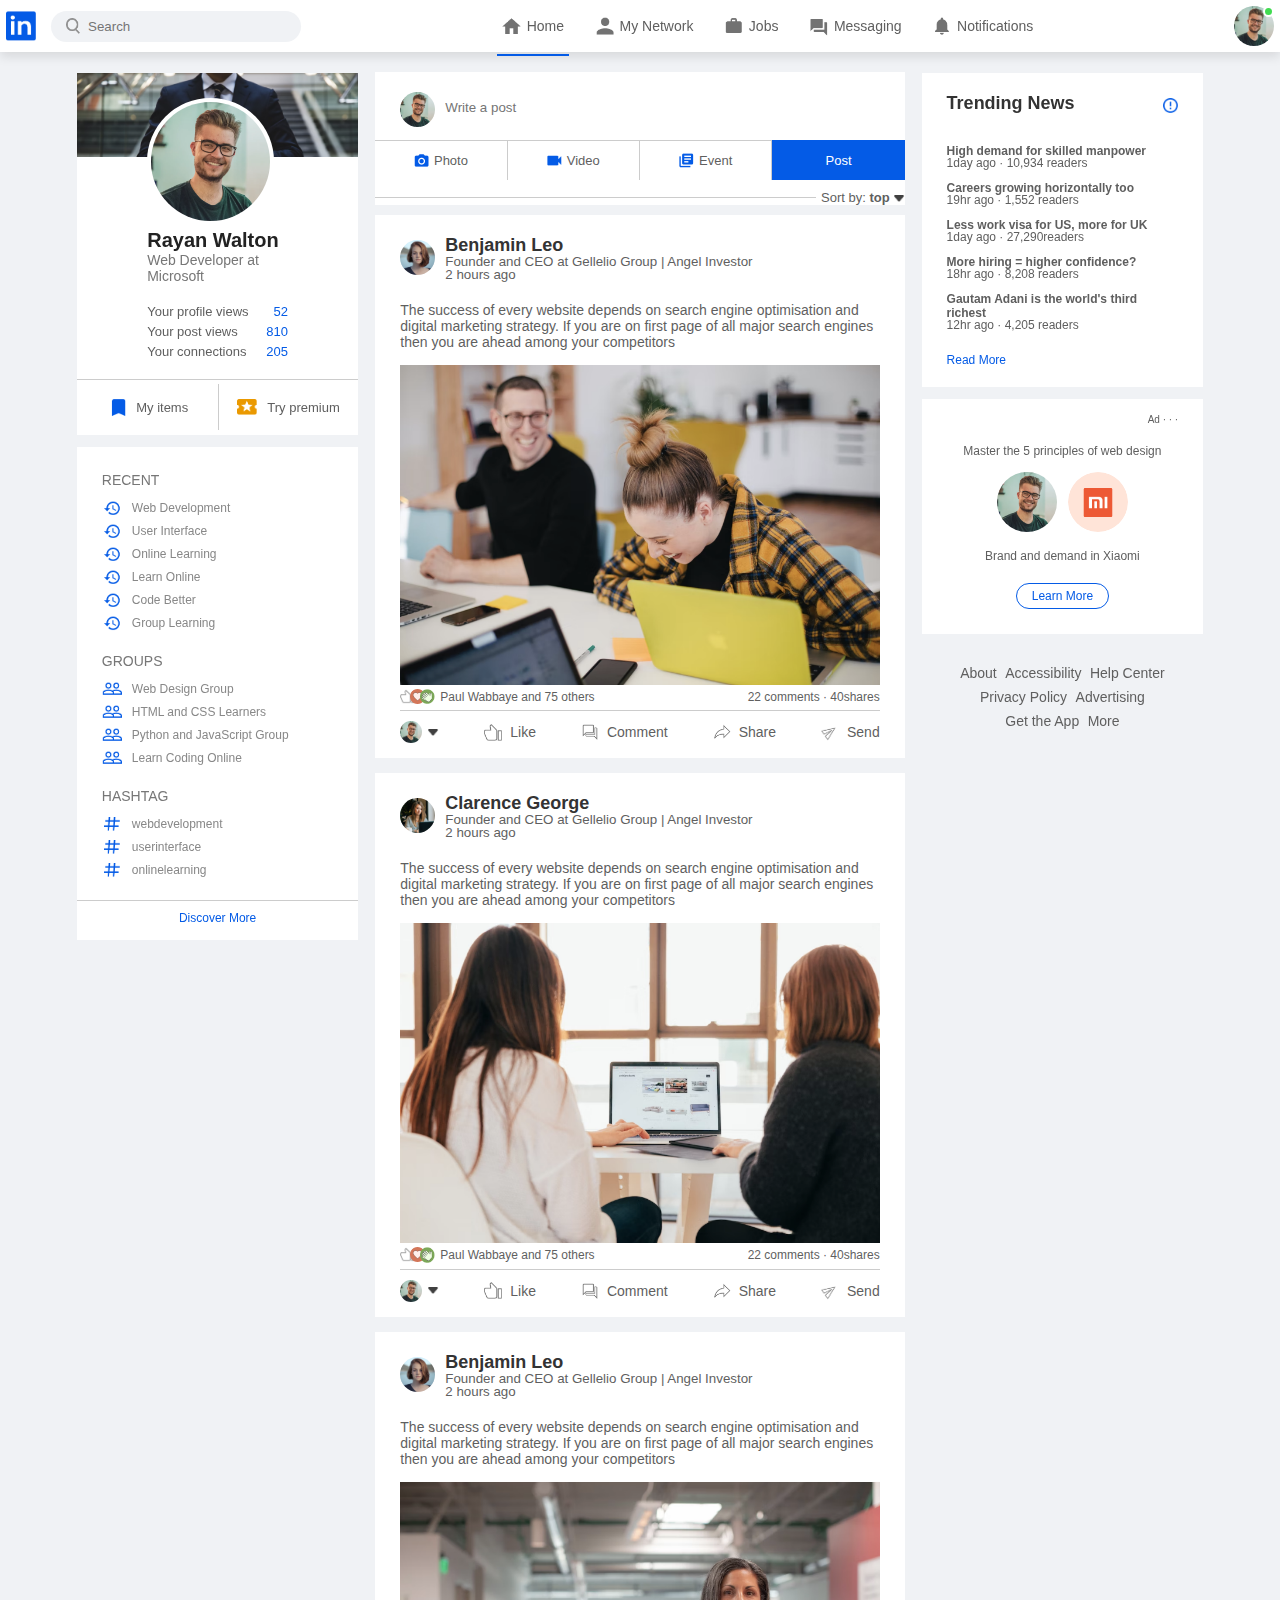
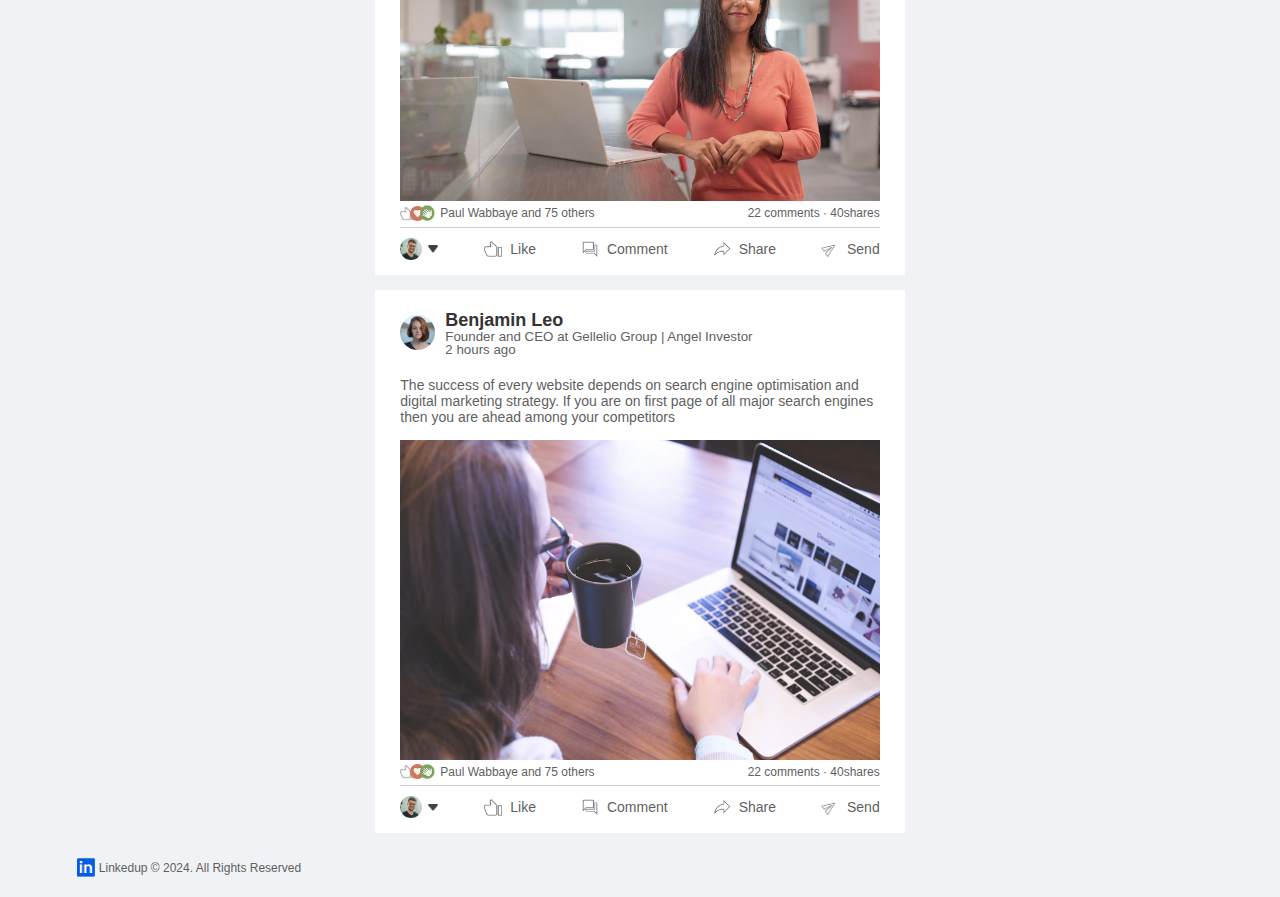
<file: index.html>
<!DOCTYPE html>
<html lang="en">
  <head>
    <meta charset="UTF-8">
    <meta name="viewport" content="width=device-width, initial-scale=1.0">
    <title>Linkedin Website Design -POLOWB</title>
    <link rel="stylesheet" href="style.css">
  </head>
  <body>
    <nav class="navbar">
      <div class="navbar-left">
        <a href="index.html" class="logo"><img src="images/logo.png"></a>
        <div class="search-box">
          <img src="images/search.png">
          <input type="text" placeholder="Search">
        </div>
      </div>
      <div class="navbar-center">
        <ul>
          <li><a href="#" class="active-link"><img src="images/home.png"><span>Home</span></a></li>
          <li><a href="#"><img src="images/network.png"><span>My Network</span></a></li>
          <li><a href="#"><img src="images/jobs.png"><span>Jobs</span></a></li>
          <li><a href="#"><img src="images/message.png"><span>Messaging</span></a></li>
          <li><a href="#"><img src="images/notification.png"><span>Notifications</span></a></li>
        </ul>
      </div>
      <div class="navbar-right">
        <div class="online">
          <img src="images/user-1.png" class="nav-profile-img" onclick="toggleMenu()">
        </div>
      
      </div>
      <!-----------------------profile drop-down menu------------------->
      <div class="profile-menu-wrap" id="profileMenu">
        <div class="profile-menu">
          <div class="user-info">
            <img src="images/user-1.png">
            <div>
              <h3>Rayan Walton</h3>
              <a href="profile.html">See your profile</a>
            </div>
          </div>
          <hr>
          <a href="#" class="profile-menu-link">
            <img src="images/feedback.png">
            <p>Give feedback</p>
            <span>></span>
          </a>
          <a href="#" class="profile-menu-link">
            <img src="images/setting.png">
            <p>Settings & Privacy</p>
            <span>></span>
          </a>
          <a href="#" class="profile-menu-link">
            <img src="images/help.png">
            <p>Help & Support</p>
            <span>></span>
          </a>
          <a href="#" class="profile-menu-link">
            <img src="images/display.png">
            <p>Display & Accessibility</p>
            <span>></span>
          </a>
          <a href="#" class="profile-menu-link">
            <img src="images/logout.png">
            <p>Logout</p>
            <span>></span>
          </a>
        
        </div>
      </div>

    </nav>
    <!--navbar close-->
    <div class="container">
      <!---left-sidebar----->
      <div class="left-sidebar">
        <div class="sidebar-profile-box">
          <img src="images/cover-pic.png " width="100%">
          <div class="sidebar-profile-info">
            <img src="images/user-1.png">
            <h1>Rayan Walton</h1>
            <h3>Web Developer at Microsoft</h3>
            <ul>
              <li>Your profile views<span>52</span></li>
              <li>Your post views<span>810</span></li>
              <li>Your connections<span>205</span></li>
            </ul>
          </div>
          <div class="sidebar-profile-link">
            <a href="#"><img src="images/items.png">My items</a>
            <a href="#"><img src="images/premium.png">Try premium</a>
          </div>

        </div>
        <div class="sidebar-activity" id="sidebarActivity">
          <h3>RECENT</h3>
          <a href="#"><img src="images/recent.png">Web Development</a>
          <a href="#"><img src="images/recent.png">User Interface</a>
          <a href="#"><img src="images/recent.png">Online Learning</a>
          <a href="#"><img src="images/recent.png">Learn Online</a>
          <a href="#"><img src="images/recent.png">Code Better</a>
          <a href="#"><img src="images/recent.png">Group Learning</a>
          <h3>GROUPS</h3>
          <a href="#"><img src="images/group.png">Web Design Group</a>
          <a href="#"><img src="images/group.png">HTML and CSS Learners</a>
          <a href="#"><img src="images/group.png">Python and JavaScript Group</a>
          <a href="#"><img src="images/group.png">Learn Coding Online</a>
          <h3>HASHTAG</h3>
          <a href="#"><img src="images/hashtag.png">webdevelopment</a>
          <a href="#"><img src="images/hashtag.png">userinterface</a>
          <a href="#"><img src="images/hashtag.png">onlinelearning</a>
          <div class="discover-more-link">
            <a href="#">Discover More</a>
          </div>


        </div>
        <p id="showMoreLink" onclick="toggleActivity()">Show More<b>+</b></p>


      </div>
      <!-------main content------>
      <div class="main-content">
        <div class="create-post">
          <div class="create-post-input">
            <img src="images/user-1.png">
            <textarea rows="2" placeholder="Write a post"></textarea>
          </div>
          <div class="create-post-links">
            <li><img src="images/photo.png">Photo</li>
            <li><img src="images/video.png">Video</li>
            <li><img src="images/event.png">Event</li>
            <li>Post</li>
          </div>
          <div class="sort-by">
            <hr>
            <p>Sort by: <span>top<img src="images/down-arrow.png"></span></p>
          </div>
        </div>
        <div class="post">
          <div class="post-author">
            <img src="images/user-3.png">
            <div>
              <h1>Benjamin Leo</h1>
              <small>Founder and CEO at Gellelio Group | Angel Investor</small>
              <small>2 hours ago</small>
            </div>
          </div>
          <p>The success of every website depends on search engine optimisation and digital marketing strategy. If you are on first page of all major search engines then you are ahead among your competitors</p>
          <img src="images/post-image-1.png" width="100%">
          <div class="post-stats">
            <div>
              <img src="images/thumbsup.png">
              <img src="images/love.png">
              <img src="images/clap.png">
              <span class="liked-users">Paul Wabbaye and 75 others</span>
            </div>
            <div>
              <span>22 comments &middot; 40shares</span>
            </div>
          </div>
          <div class="post-activity">
            <div>
              <img src="images/user-1.png" class="post-activity-user-icon">
              <img src="images/down-arrow.png" class="post-activity-arrow-icon">
            </div>
            <div class="post-activity-link">
              <img src="images/like.png">
              <span>Like</span>
            </div>
            <div class="post-activity-link">
              <img src="images/comment.png">
              <span>Comment</span>
            </div>
            <div class="post-activity-link">
              <img src="images/share.png">
              <span>Share</span>
            </div>
            <div class="post-activity-link">
              <img src="images/send.png">
              <span>Send</span>
            </div>
          </div>
        </div>
        <div class="post">
          <div class="post-author">
            <img src="images/user-4.png">
            <div>
              <h1>Clarence George</h1>
              <small>Founder and CEO at Gellelio Group | Angel Investor</small>
              <small>2 hours ago</small>
            </div>
          </div>
          <p>The success of every website depends on search engine optimisation and digital marketing strategy. If you are on first page of all major search engines then you are ahead among your competitors</p>
          <img src="images/post-image-2.png" width="100%">
          <div class="post-stats">
            <div>
              <img src="images/thumbsup.png">
              <img src="images/love.png">
              <img src="images/clap.png">
              <span class="liked-users">Paul Wabbaye and 75 others</span>
            </div>
            <div>
              <span>22 comments &middot; 40shares</span>
            </div>
          </div>
          <div class="post-activity">
            <div>
              <img src="images/user-1.png" class="post-activity-user-icon">
              <img src="images/down-arrow.png" class="post-activity-arrow-icon">
            </div>
            <div class="post-activity-link">
              <img src="images/like.png">
              <span>Like</span>
            </div>
            <div class="post-activity-link">
              <img src="images/comment.png">
              <span>Comment</span>
            </div>
            <div class="post-activity-link">
              <img src="images/share.png">
              <span>Share</span>
            </div>
            <div class="post-activity-link">
              <img src="images/send.png">
              <span>Send</span>
            </div>
          </div>
        </div>
        <div class="post">
          <div class="post-author">
            <img src="images/user-3.png">
            <div>
              <h1>Benjamin Leo</h1>
              <small>Founder and CEO at Gellelio Group | Angel Investor</small>
              <small>2 hours ago</small>
            </div>
          </div>
          <p>The success of every website depends on search engine optimisation and digital marketing strategy. If you are on first page of all major search engines then you are ahead among your competitors</p>
          <img src="images/post-image-3.png" width="100%">
          <div class="post-stats">
            <div>
              <img src="images/thumbsup.png">
              <img src="images/love.png">
              <img src="images/clap.png">
              <span class="liked-users">Paul Wabbaye and 75 others</span>
            </div>
            <div>
              <span>22 comments &middot; 40shares</span>
            </div>
          </div>
          <div class="post-activity">
            <div>
              <img src="images/user-1.png" class="post-activity-user-icon">
              <img src="images/down-arrow.png" class="post-activity-arrow-icon">
            </div>
            <div class="post-activity-link">
              <img src="images/like.png">
              <span>Like</span>
            </div>
            <div class="post-activity-link">
              <img src="images/comment.png">
              <span>Comment</span>
            </div>
            <div class="post-activity-link">
              <img src="images/share.png">
              <span>Share</span>
            </div>
            <div class="post-activity-link">
              <img src="images/send.png">
              <span>Send</span>
            </div>
          </div>
        </div>
        <div class="post">
          <div class="post-author">
            <img src="images/user-3.png">
            <div>
              <h1>Benjamin Leo</h1>
              <small>Founder and CEO at Gellelio Group | Angel Investor</small>
              <small>2 hours ago</small>
            </div>
          </div>
          <p>The success of every website depends on search engine optimisation and digital marketing strategy. If you are on first page of all major search engines then you are ahead among your competitors</p>
          <img src="images/post-image-4.png" width="100%">
          <div class="post-stats">
            <div>
              <img src="images/thumbsup.png">
              <img src="images/love.png">
              <img src="images/clap.png">
              <span class="liked-users">Paul Wabbaye and 75 others</span>
            </div>
            <div>
              <span>22 comments &middot; 40shares</span>
            </div>
          </div>
          <div class="post-activity">
            <div>
              <img src="images/user-1.png" class="post-activity-user-icon">
              <img src="images/down-arrow.png" class="post-activity-arrow-icon">
            </div>
            <div class="post-activity-link">
              <img src="images/like.png">
              <span>Like</span>
            </div>
            <div class="post-activity-link">
              <img src="images/comment.png">
              <span>Comment</span>
            </div>
            <div class="post-activity-link">
              <img src="images/share.png">
              <span>Share</span>
            </div>
            <div class="post-activity-link">
              <img src="images/send.png">
              <span>Send</span>
            </div>
          </div>
        </div>
      </div>
      <!-------------right-sidebar----->
      <div class="right-sidebar">
        <div class="sidebar-news">
          <img src="images/more.png" class="info-icon">
          <h3>Trending News</h3>
          <a href="#">High demand for skilled manpower</a>
          <span>1day ago &middot; 10,934 readers</span>

          <a href="#">Careers growing horizontally too</a>
          <span>19hr ago &middot; 1,552 readers</span>

          <a href="#">Less work visa for US, more for UK</a>
          <span>1day ago &middot; 27,290readers</span>

          <a href="#">More hiring = higher confidence?</a>
          <span>18hr ago &middot; 8,208 readers</span>

          <a href="#">Gautam Adani is the world's third richest</a>
          <span>12hr ago &middot; 4,205 readers</span>
          <a href="#" class="read-more-link">Read More</a>
        </div>
      <div class="sidebar-ad">
        <small>Ad &middot; &middot; &middot;</small>
        <p>Master the 5 principles of web design</p>
        <div>
          <img src="images/user-1.png">
          <img src="images/mi-logo.png">
        </div>
        <b>Brand and demand in Xiaomi</b>
        <a href="#" class="ad-link">Learn More</a>
      </div>
      <div class="sidebar-useful-links">
        <a href="#">About</a>
        <a href="#">Accessibility</a>
        <a href="#">Help Center</a>
        <a href="#">Privacy Policy</a>
        <a href="#">Advertising</a>
        <a href="#">Get the App</a>
        <a href="#">More</a>
      </div>
          
    </div>  
    <div class="copyright-msg">
      <img src="images/logo.png">
      <p>Linkedup &#169; 2024. All Rights Reserved</p>
    </div>
    


    <script>

      let profileMenu = document.getElementById("profileMenu");

      function toggleMenu(){
        profileMenu.classList.toggle("open-menu");
      }
    </script>
    <script>
      let sideActivity = document.getElementById("sidebarActivity");
      let moreLink = document.getElementById("showMoreLink");

      function toggleActivity(){
        sideActivity.classList.toggle("open-activity");

        if(sideActivity.classList.contains("open-activity")){
          moreLink.innerHTML = "Show less <b>-</b>";
        }else{
          moreLink.innerHTML = "Show more <b>+</b>";
        }
      }

    </script>
  </body>
</html>
</file>
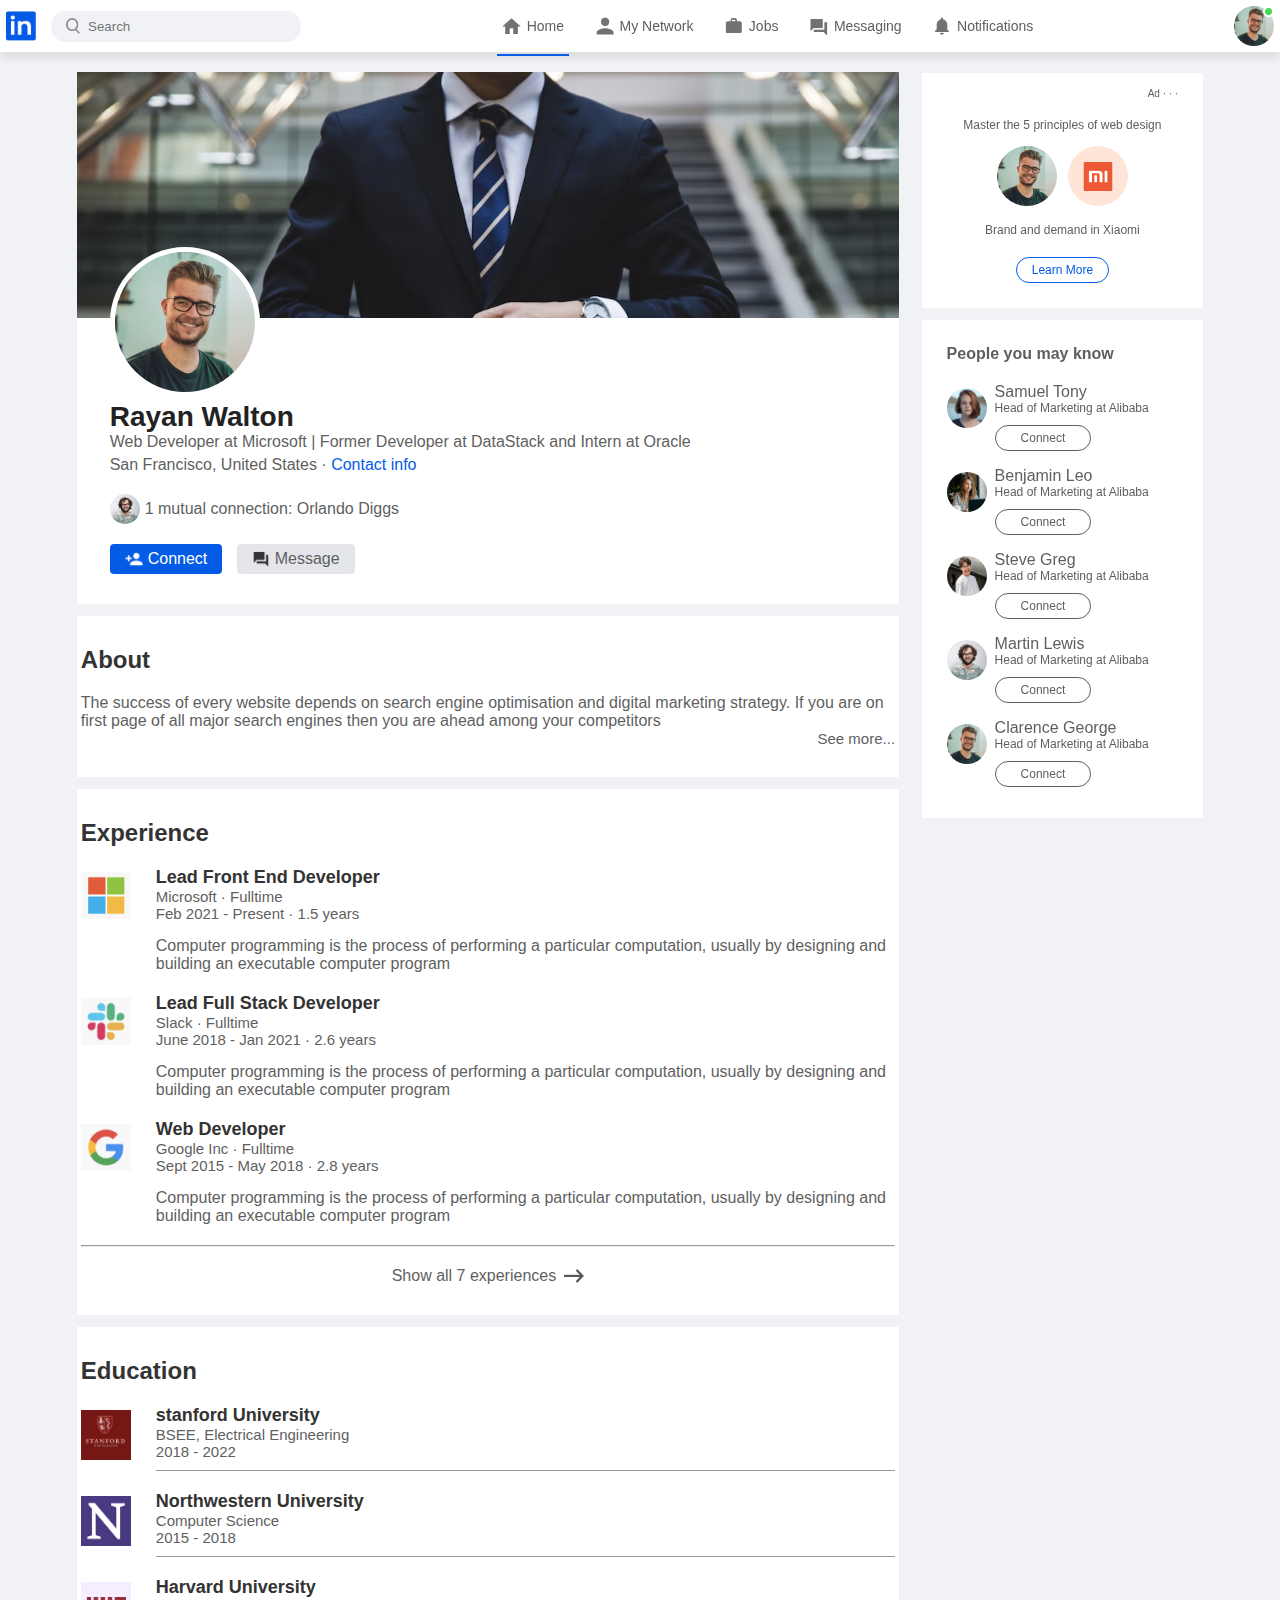
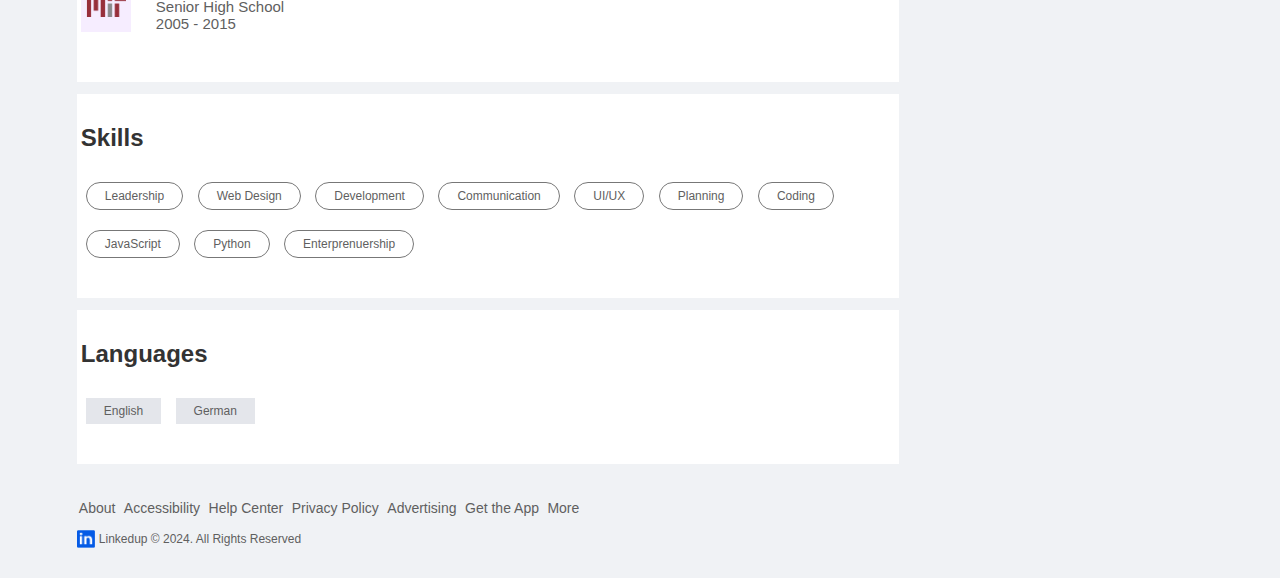
<file: profile.html>
<!DOCTYPE html>
<html lang="en">
  <head>
    <meta charset="UTF-8">
    <meta name="viewport" content="width=device-width, initial-scale=1.0">
    <title>Linkedin Website Design -POLOWB</title>
    <link rel="stylesheet" href="style.css">
  </head>
  <body>
    <nav class="navbar">
      <div class="navbar-left">
        <a href="index.html" class="logo"><img src="images/logo.png"></a>
        <div class="search-box">
          <img src="images/search.png">
          <input type="text" placeholder="Search">
        </div>
      </div>
      <div class="navbar-center">
        <ul>
          <li><a href="#" class="active-link"><img src="images/home.png"><span>Home</span></a></li>
          <li><a href="#"><img src="images/network.png"><span>My Network</span></a></li>
          <li><a href="#"><img src="images/jobs.png"><span>Jobs</span></a></li>
          <li><a href="#"><img src="images/message.png"><span>Messaging</span></a></li>
          <li><a href="#"><img src="images/notification.png"><span>Notifications</span></a></li>
        </ul>
      </div>
      <div class="navbar-right">
        <div class="online">
          <img src="images/user-1.png" class="nav-profile-img" onclick="toggleMenu()">
        </div>
      
      </div>
      <!-----------------------profile drop-down menu------------------->
      <div class="profile-menu-wrap" id="profileMenu">
        <div class="profile-menu">
          <div class="user-info">
            <img src="images/user-1.png">
            <div>
              <h3>Rayan Walton</h3>
              <a href="profile.html">See your profile</a>
            </div>
          </div>
          <hr>
          <a href="#" class="profile-menu-link">
            <img src="images/feedback.png">
            <p>Give feedback</p>
            <span>></span>
          </a>
          <a href="#" class="profile-menu-link">
            <img src="images/setting.png">
            <p>Settings & Privacy</p>
            <span>></span>
          </a>
          <a href="#" class="profile-menu-link">
            <img src="images/help.png">
            <p>Help & Support</p>
            <span>></span>
          </a>
          <a href="#" class="profile-menu-link">
            <img src="images/display.png">
            <p>Display & Accessibility</p>
            <span>></span>
          </a>
          <a href="#" class="profile-menu-link">
            <img src="images/logout.png">
            <p>Logout</p>
            <span>></span>
          </a>
        
        </div>
      </div>




    </nav>
    <!--navbar close-->
    <div class="container">
      <div class="profile-main">
        <div class="profile-container">
          <img src="images/cover-pic.png" width="100%">
          <div class="profile-container-inner">
            <img src="images/user-1.png" class="profile-pic">
            <h1>Rayan Walton</h1>
            <b>Web Developer at Microsoft | Former Developer at DataStack and Intern at Oracle</b>
            <p>San Francisco, United States &middot; <a href="#">Contact info</a></p>
            <div class="mutual-connection">
              <img src="images/user-2.png">
              <span>1 mutual connection: Orlando Diggs</span>
            </div>
            <div class="profile-btn">
              <a href="#" class="primary-btn"><img src="images/connect.png">Connect</a>
              <a href="#"><img src="images/chat.png">Message</a>
            </div>
          </div>
        </div>
        <div class="profile-description">
          <h2>About</h2>
          <p>The success of every website depends on search engine optimisation and digital marketing strategy. If you are on first page of all major search engines then you are ahead among your competitors</p>
          <a href="#" class="see-more-link">See more...</a>
        </div>
        <div class="profile-description">
          <h2>Experience</h2>
          <div class="profile-desc-row">
            <img src="images/microsoft.png">
            <div>
              <h3>Lead Front End Developer</h3>
              <b>Microsoft &middot; Fulltime</b>
              <b>Feb 2021 - Present &middot; 1.5 years</b>
              <p>Computer programming is the process of performing a particular computation, usually by designing and building an executable computer program</p>
            </div>
            <hr>
          </div>
          <div class="profile-desc-row">
            <img src="images/slack.png">
            <div>
              <h3>Lead Full Stack Developer</h3>
              <b>Slack &middot; Fulltime</b>
              <b>June 2018 - Jan 2021 &middot; 2.6 years</b>
              <p>Computer programming is the process of performing a particular computation, usually by designing and building an executable computer program</p>
            </div>
            <hr>
          </div>
          <div class="profile-desc-row">
            <img src="images/google.png">
            <div>
              <h3>Web Developer</h3>
              <b>Google Inc &middot; Fulltime</b>
              <b>Sept 2015 - May 2018 &middot; 2.8 years</b>
              <p>Computer programming is the process of performing a particular computation, usually by designing and building an executable computer program</p>
            </div>
            <hr>
          </div>
          <hr>
          <a href="#" class="experience-link">Show all 7 experiences<img src="images/right-arrow.png"></a>
        </div>
        <div class="profile-description">
          <h2>Education</h2>
          <div class="profile-desc-row">
            <img src="images/stanford.png">
            <div>
              <h3>stanford University</h3>
              <b>BSEE, Electrical Engineering</b>
              <b>2018 - 2022</b>
              <hr>
            </div>
          </div>
          <div class="profile-desc-row">
            <img src="images/north.png">
            <div>
              <h3>Northwestern University</h3>
              <b>Computer Science</b>
              <b>2015 - 2018</b>
              <hr>
            </div>
          </div>
          <div class="profile-desc-row">
            <img src="images/mit.png">
            <div>
              <h3>Harvard University</h3>
              <b>Senior High School</b>
              <b>2005 - 2015</b>            
            </div>
          </div>
        </div>
        <div class="profile-description">
          <h2>Skills</h2>
          <a href="#" class="skills-btn">Leadership</a>
          <a href="#" class="skills-btn">Web Design</a>
          <a href="#" class="skills-btn">Development</a>
          <a href="#" class="skills-btn">Communication</a>
          <a href="#" class="skills-btn">UI/UX</a>
          <a href="#" class="skills-btn">Planning</a>
          <a href="#" class="skills-btn">Coding</a>
          <a href="#" class="skills-btn">JavaScript</a>
          <a href="#" class="skills-btn">Python</a>
          <a href="#" class="skills-btn">Enterprenuership</a>
        </div>
        <div class="profile-description">
          <h2>Languages</h2>
          <a href="#" class="language-btn">English</a>
          <a href="#" class="language-btn">German</a>
        
        </div>
      </div>
      
      <!--------------------profile sidebar-------------------------->
      <div class="profile-sidebar">
        <div class="sidebar-ad">
          <small>Ad &middot; &middot; &middot;</small>
          <p>Master the 5 principles of web design</p>
          <div>
            <img src="images/user-1.png">
            <img src="images/mi-logo.png">
          </div>
          <b>Brand and demand in Xiaomi</b>
          <a href="#" class="ad-link">Learn More</a>
        </div>
        <div class="sidebar-people">
          <h3>People you may know</h3>
          <div class="sidebar-people-row">
            <img src="images/user-3.png">
            <div>
              <h2>Samuel Tony</h2>
              <p>Head of Marketing at Alibaba</p>
              <a href="#">Connect</a>
            </div>
          </div>
          <div class="sidebar-people-row">
            <img src="images/user-4.png">
            <div>
              <h2>Benjamin Leo</h2>
              <p>Head of Marketing at Alibaba</p>
              <a href="#">Connect</a>
            </div>
          </div>
          <div class="sidebar-people-row">
            <img src="images/user-5.png">
            <div>
              <h2>Steve Greg</h2>
              <p>Head of Marketing at Alibaba</p>
              <a href="#">Connect</a>
            </div>
          </div>
          <div class="sidebar-people-row">
            <img src="images/user-2.png">
            <div>
              <h2>Martin Lewis</h2>
              <p>Head of Marketing at Alibaba</p>
              <a href="#">Connect</a>
            </div>
          </div>
          <div class="sidebar-people-row">
            <img src="images/user-1.png">
            <div>
              <h2>Clarence George</h2>
              <p>Head of Marketing at Alibaba</p>
              <a href="#">Connect</a>
            </div>
          </div>

        </div>
      </div>
    </div>

    <div class="profile-footer">
      <div class="sidebar-useful-links">
        <a href="#">About</a>
        <a href="#">Accessibility</a>
        <a href="#">Help Center</a>
        <a href="#">Privacy Policy</a>
        <a href="#">Advertising</a>
        <a href="#">Get the App</a>
        <a href="#">More</a>
    </div>
    <div class="copyright-msg">
      <img src="images/logo.png">
      <p>Linkedup &#169; 2024. All Rights Reserved</p>
    </div>
    
     
    
    <script>

      let profileMenu = document.getElementById("profileMenu");

      function toggleMenu(){
        profileMenu.classList.toggle("open-menu");
      }

    </script>
  </body>
</html>
</file>
<file: style.css>
*{
  margin: 0;
  padding: 0;
  font-family: 'Poppins', sans-serif;
  box-sizing: border-box;

}
body{
  background: #f0f2f5;
  color: #5f5f5f;
}
a{
  text-decoration: none;
  color: #5f5f5f;
}
.navbar{
  display: flex;
  align-items: center;
  justify-content: space-between;
  background: #fff;
  padding: 6px 6px;
  position: sticky;
  top: 0;
  z-index: 100;
  box-shadow: 0 5px 10px rgba(0,0,0,0.1);
}
.logo img{
  width: 30px;
  margin-right: 15px; /*margin-left: 45px */
  display: block;
}
.navbar-center ul li{
  display: inline-block;
  list-style: none;
}
.navbar-center ul li a{
  display: flex;
  align-items: center;
  font-size: 14px;
  margin: 5px 8px;
  padding-right: 5px;
  position: relative;
}
.navbar-center ul li a img{
  width: 30px;
}

.navbar-center ul li a::after{
  content: '';
  width: 0;
  height: 2px;
  background: #045be6;
  position: absolute;
  bottom: -15px;
  transition: width 0.3s;
}
.navbar-center ul li a:hover::after,
.navbar-center ul li a.active-link::after{
  width: 100%;
}

.nav-profile-img{
  width: 40px;
  border-radius: 50%;
  display: block;
  cursor: pointer;
  position: relative;
}
.online{
  position: relative;
}
.online::after{
  content: '';
  width: 7px;
  height: 7px;
  border: 2px solid #fff;
  border-radius: 50%;
  right: 0;
  top: 0;
  background: #41db51;
  position: absolute;

}
.search-box{
  background: #f0f2f5;
  width: 250px;
  border-radius: 20px;
  display: flex;
  align-items: center;
  padding: 0 15px;

}
.navbar-left{
  display: flex;
  align-items: center;
}
.search-box img{
  width: 14px;
}
.search-box input{
  width: 100%;
  background: transparent;
  padding: 8px;
  outline: none;
  border: 0;
}
/*------------navbar end--------------------------*/
.container{
  padding: 20px 6%;
  display: flex;
  flex-wrap: wrap;
  justify-content: space-between;
}
/*----------left-side bar-----------------------*/
.left-sidebar{
  flex-basis: 25%;
  align-self: flex-start;
  position: sticky;
  top: 73px;
}
.sidebar-profile-box{
  background: #fff;
}
.sidebar-profile-info{
  padding: 0 25%;
}
.sidebar-profile-info img{
  width: 90%;
  border-radius: 50%;
  background: #fff;
  padding: 4px;
  margin-top: -45%;
}
.sidebar-profile-info h1{
  font-size: 20px;
  font-weight: 600;
  color: #222;
}
.sidebar-profile-info h3{
  font-size: 14px;
  font-weight: 500;
  color: #777;
}
.sidebar-profile-info ul{
  list-style: none;
  margin: 20px 0;
}
.sidebar-profile-info ul li{
  width: 100%;
  margin: 5px 0;
  font-size: 13px;
}
.sidebar-profile-info ul li span{
  float: right;
  color: #045be6;
}
.sidebar-profile-link{
  display: flex;
  align-items: center;
  border-top: 1px solid #ccc;
}
.sidebar-profile-link a{
  flex-basis: 50%;
  display: flex;
  align-items: center;
  justify-content: center;
  padding: 15px 0;
  font-size: 13px;
  border-left: 1px solid #ccc;
}
.sidebar-profile-link a:first-child{
  border-left: 0;
}

.sidebar-profile-link a img{
  width: 20px;
  margin-right: 10px;
}

.sidebar-activity{
  background: #fff;
  padding: 5px 25px;
  margin: 12px 0;
}
.sidebar-activity h3{
  color: #777;
  font-size: 14px;
  font-weight: 500;
  margin: 20px 0 10px;
}
.sidebar-activity a{
  display: flex;
  align-items: center;
  font-size: 12px;
  font-weight: 500;
  color: #888;
  margin: 3px 0;
}
.sidebar-activity a img{
  width: 20px;
  margin-right: 10px;
}
.discover-more-link{
  border-top: 1px solid #ccc;
  text-align: center;
  margin-top: 20px;
  margin-left: -25px;
  margin-right: -25px;
}
.discover-more-link a{
  color: #045be6;
  display: inline-block;
  margin: 10px 0;
}


/*--------------right-sidebar-------------------*/
.right-sidebar{
  flex-basis: 25%;
  align-self: flex-start;
  position: sticky;
  top: 73px;
}
.sidebar-news{
  background: #fff;
  padding: 10px 25px;
}
.info-icon{
  width: 15px;
  float: right;
  margin-top: 15px;
}
.sidebar-news h3{
  font-size: 18px;
  font-weight: 600;
  color: #333;
  margin: 10px 0 30px; /*margin top 10px margin bottom 30px */
}
.sidebar-news a{
  display: block;
  font-size: 12px;
  font-weight: 600;
  margin-top: 10px;
  margin-bottom: -5px;
}
.sidebar-news span{
  font-size: 12px;
}
.sidebar-news .read-more-link{
  color: #045be6;
  font-weight: 500;
  margin: 20px 0 10px;
}
.sidebar-ad{
  background: #fff;
  padding: 15px 25px;
  text-align: center;
  margin: 12px 0;
  font-size: 12px;
}
.sidebar-ad img{
  width: 60px;
  border-radius: 50%;
  margin: 4px;

}
.sidebar-ad small{
  float: right;
  font-weight: 500;
}
.sidebar-ad p{
  margin-top: 30px;
  margin-bottom: 10px;
}
.sidebar-ad b{
  display: block;
  font-weight: 500;
  margin-top: 10px;
}
.ad-link{
  display: inline-block;
  border: 1px solid #045be6;
  border-radius: 30px;
  padding: 5px 15px;
  color: #045be6;
  font-weight: 500;
  margin: 20px auto 10px;
}
.sidebar-useful-links{
  padding: 15px 25px;
  text-align: center;
}

.sidebar-useful-links a{
  display: inline-block;
  font-size: 14px;
  margin: 4px 2px;
}
.copyright-msg{
  display: flex;
  align-items: center;
  justify-content: center;
  font-size: 12px;
  margin-top: 10px;
  font-weight: 500;
}
.copyright-msg img{
  width: 18px;
  margin-right: 4px;
}


/*---------------main-content----------------------*/
.main-content{
  flex-basis: 47%;
}
.create-post{
  background: #fff;
}
.create-post-input{
  padding: 20px 25px 10px;
  display: flex;
  align-items: flex-start;
}
.create-post-input img{
  width: 35px;
  border-radius: 50%;
  margin-right: 10px;
}
.create-post-input textarea{
  width: 100%;
  border: 0;
  outline:0;
  resize: none;
  background: transparent;
  margin-top: 8px;
}
::placeholder{
  font-weight: 500;
}
.create-post-links{
  display: flex;
  align-items: flex-start;
}
.create-post-links li{
  list-style: none;
  border-top: 1px solid #ccc;
  border-right: 1px solid #ccc;
  flex-basis: 25%;
  height: 40px;
  font-size: 13px;
  display: flex;
  align-items: center;
  justify-content: center;
  cursor: pointer;

}
.create-post-links li img{
  width: 15px;
  margin-right: 5px;
}
.create-post-links li:last-child{
  background: #045be6;
  color: #fff;
  border-top: 0;
  border-right: 0;
}
.sort-by{
  display: flex;
  align-items: center;
  margin: 10px 0;
}
.sort-by hr{
  flex: 1;
  border: 0;
  height: 1px;
  background: #ccc;
}
.sort-by p{
  font-size: 13px;
  padding-left: 5px;
}
.sort-by p span{
  font-weight: 600;
  cursor: pointer;
}
.sort-by p span img{
  width: 12px;
  margin-left: 3px;
}
.post{
  background: #fff;
  padding: 20px 25px 5px;
  margin: 5px 0 15px;
}
.post-author{
  display: flex;
  align-items: flex-start;
  margin-bottom: 20px;
}
.post-author img{
  width: 35px;
  border-radius: 50%;
  margin-right: 10px;
  margin-top: 5px;
}
.post-author h1{
  font-size: 18px;
  font-weight: 600;
  color: #333;
}
.post-author small{
  display: block;
  margin-top: -2px;
}
.post p{
  font-size: 14px;
  margin-bottom: 15px;
}
.post-stats{
  display: flex;
  flex-wrap: wrap;
  align-items: center;
  justify-content: space-between;
  font-size: 12px;
  border-bottom: 1px solid #ccc;
  padding-bottom: 6px;
}
.post-stats div{
  display: flex;
  align-items: center;
}
.post-stats img{
  width: 15px;
  margin-right: -5px;
}
.liked-users{
  margin-left: 10px;
}
.post-activity{
  display: flex;
  align-items: center;
  justify-content: space-between;
  padding: 10px 0;
  font-size: 14px;
  font-weight: 500;
}
.post-activity div{
  display: flex;
  align-items: center;
}
.post-activity-user-icon{
  width: 22px;
  border-radius: 50%;
}
.post-activity-arrow-icon{
  width: 12px;
  margin-left: 5px;
}
.post-activity-link img{
  width: 18px;
  margin-right: 8px;
}

/*----------------------profile-drop-down-menu--------------------*/
.profile-menu-wrap{
  position: absolute;
  top: 100%;
  right: 5%;
  width: 320px;
  /*hiding the profile-menu */
  max-height: 0;
  overflow: hidden;
  transition: max-height 0.5s;
}
.profile-menu-wrap.open-menu{  /* this class-name is not included in css */
  max-height: 400px;
}
.profile-menu{
  background: #222;
  color: #fff;
  padding: 20px;
  margin: 10px;
}
.user-info{
  display: flex;
  align-items: center;
}
.user-info img{
  width: 50px;
  border-radius: 50%;
  margin-right: 15px;
}
.user-info h3{
  font-weight: 500;
  margin-bottom: -7px;
}
.user-info a{
  color: #c9dbf8;
  font-size: 13;
}
.profile-menu hr{
  border: 0;
  height: 1px;
  width: 100%;
  background: #fff;
  margin: 15px 0 10px;
}
.profile-menu-link{
  display: flex;
  align-items: center;
  color: #fff;
  margin: 12px 0;
  font-size: 14px;
}
.profile-menu-link p{
  width: 100%
}
.profile-menu-link img{
  width: 35px;
  border-radius: 50%;
  margin-right: 15px;
}

/*------------------profile-page----------------------------*/

.profile-main{
  flex-basis: 73%;
}
.profile-sidebar{
  flex-basis: 25%;
  align-self: flex-start;
  position: sticky;
  top: 73px;
}
.profile-container{
  background: #fff;
}
.profile-container-inner{
  padding: 0 4% 10px;
}
.profile-pic{
  width: 150px;
  border-radius: 50%;
  margin-top: -75px;
  padding: 5px;
  background: #fff;
}
.profile-container h1{
  font-size: 28px;
  font-weight: 600;
  color: #222;
}
.profile-container b{
  font-weight: 500;
}
.profile-container p{
  margin-top: 5px;
}
.profile-container p a{
  color: #045be6;
  font-weight: 500;
}
.mutual-connection{
  display: flex;
  align-items: center;
  margin: 20px 0;
}
.mutual-connection img{
  width: 30px;
  border-radius: 50%;
  margin-right: 5px;
}
.profile-btn{
  margin: 20px 0;
}
.profile-btn a{
  display: inline-flex;
  align-items: center;
  background: #e4e6eb;
  padding: 6px 15px;
  border-radius: 4px;
  margin-right: 10px;
}
.profile-btn a img{
  width: 18px;
  margin-right: 5px;
}
.profile-btn .primary-btn{
  background: #045be6;
  color: #fff;
}
.profile-description{
  background: #fff;
  padding: 20px 4px 30px;
  margin: 12px 0;
}
.profile-description h2{
  color: #333;
  margin: 10px 0 20px;
  font-weight: 600;
}
.see-more-link{
  display: block;
  text-align: right;
  font-size: 15px;
}
.profile-desc-row{
  display: flex;
  align-items: flex-start;
  margin: 20px 0;
}
.profile-desc-row img{
  width: 50px;
  margin-right: 25px;
  margin-top: 5px;
}
.profile-desc-row div{
  width: 100%
}
.profile-desc-row h3{
  font-size: 18px;
  font-weight: 600;
  color: #333;
}
.profile-desc-row b{
  display: block;
  font-weight: 500;
  font-size: 15px;
}
.profile-desc-row p{
  margin-top: 15px;
}
.profile-desc-row hr{
  border: 0;
  border-bottom: 1px solid #999;
  margin-top: 10px;
}
.experience-link{
  display: flex;
  align-items: center;
  justify-content: center;
  padding-top: 20px;
  font-weight: 500;
}
.experience-link img{
  width: 20px;
  margin-left: 8px;
}
.skills-btn{
  display: inline-block;
  margin: 10px 5px;
  padding: 6px 18px;
  border: 1px solid #777;
  border-radius: 30px;
  font-size: 12px;
  font-weight: 500;
}
.language-btn{
  display: inline-block;
  margin: 10px 5px;
  padding: 6px 18px;
  background: #e4e6eb;
  font-size: 12px;
  font-weight: 500;
}

/*--------------profile right - sidebar-----------------*/
.profile-sidebar .sidebar-ad{
  margin: 0;
}
.sidebar-people{
  background: #fff;
  padding: 15px 25px;
  margin: 12px 0;
  font-size: 12px;

}
.sidebar-people h3{
  font-size: 16px;
  font-weight: 600;
  margin: 10px 0 20px;
}
.sidebar-people-row{
  display: flex;
  align-items: flex-start;
  margin: 6px 0;
}
.sidebar-people-row img{
  width: 40px;
  border-radius: 50%;
  margin-right: 8px;
  margin-top: 5px;
}
.sidebar-people-row h2{
  font-weight: 500;
  font-size: 16px;
}
.sidebar-people-row a{
  display: inline-block;
  margin: 10px 0;
  padding: 5px 25px;
  border: 1px solid #5f5f5f;
  border-radius: 30px;
  font-weight: 500;
}
.profile-footer{
  padding: 0 6% 30px;
}
.profile-footer .sidebar-useful-links{
  text-align: left;
  padding: 0;
}
.profile-footer .copyright-msg{
  justify-content: flex-start;
}
#showMoreLink{
  display: none;
}


/*-------------------media query for small screens--------------*/
@media only screen and (max-width: 600px){
  .search-box{
    background: transparent;
    width: auto;
    padding: 0;
  }
  .search-box input{
    width: 0;
    padding: 0;
  }
  .navbar-center ul li a span{
    display: none;
  }
  .navbar-center ul li a{
    padding-right: 0;
    margin: 5px;
  }
  .nav-profile-img{
    width: 30px;
  }
  .container{
    padding: 15px 3%;
  }
  .left-sidebar, .right-sidebar{
    flex-basis: 100%;
    position: relative;
    top: unset;
  }
  .main-content{
    flex-basis: 100%;
  }
  .post-stats{
    margin: 2px 0;
  }
  .post-activity-link span{
    display: none;
  }
  .post-activity-link img{
    margin-right: 0;
  }
  .profile-main, .profile-sidebar{
    flex-basis: 100%;
  }
  .profile-container{
    font-size: 14px;
  }
  .profile-pic{
    width: 100px;
    margin-top: -50px;
  }
  .profile-description{
    font-size: 14px;
  }
  #showMoreLink{
    display: block;
    width: fit-content;
    margin: 10px auto;
    font-size: 14px;
    cursor: pointer;
  }
  .sidebar-activity{
    display: none;
  }
  .sidebar-activity.open-activity{
    display: block;
  }
}
</file>
